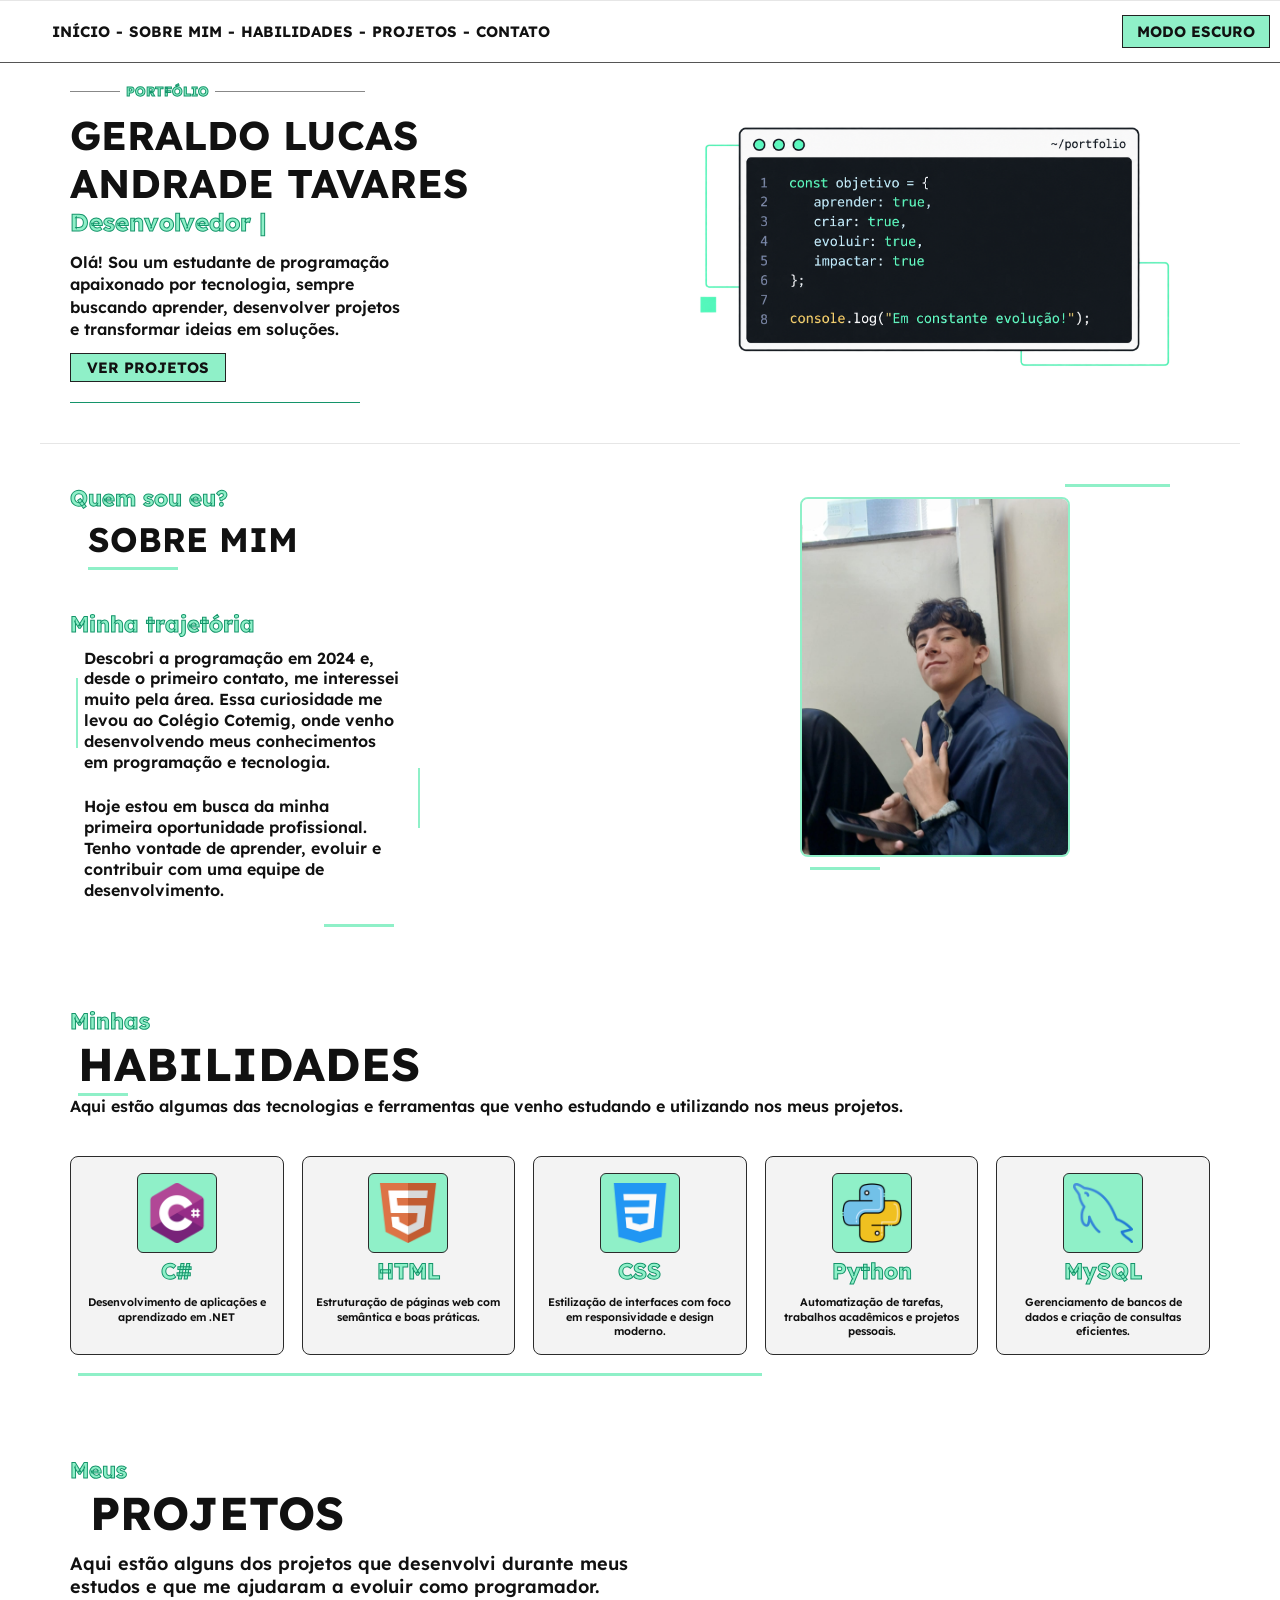
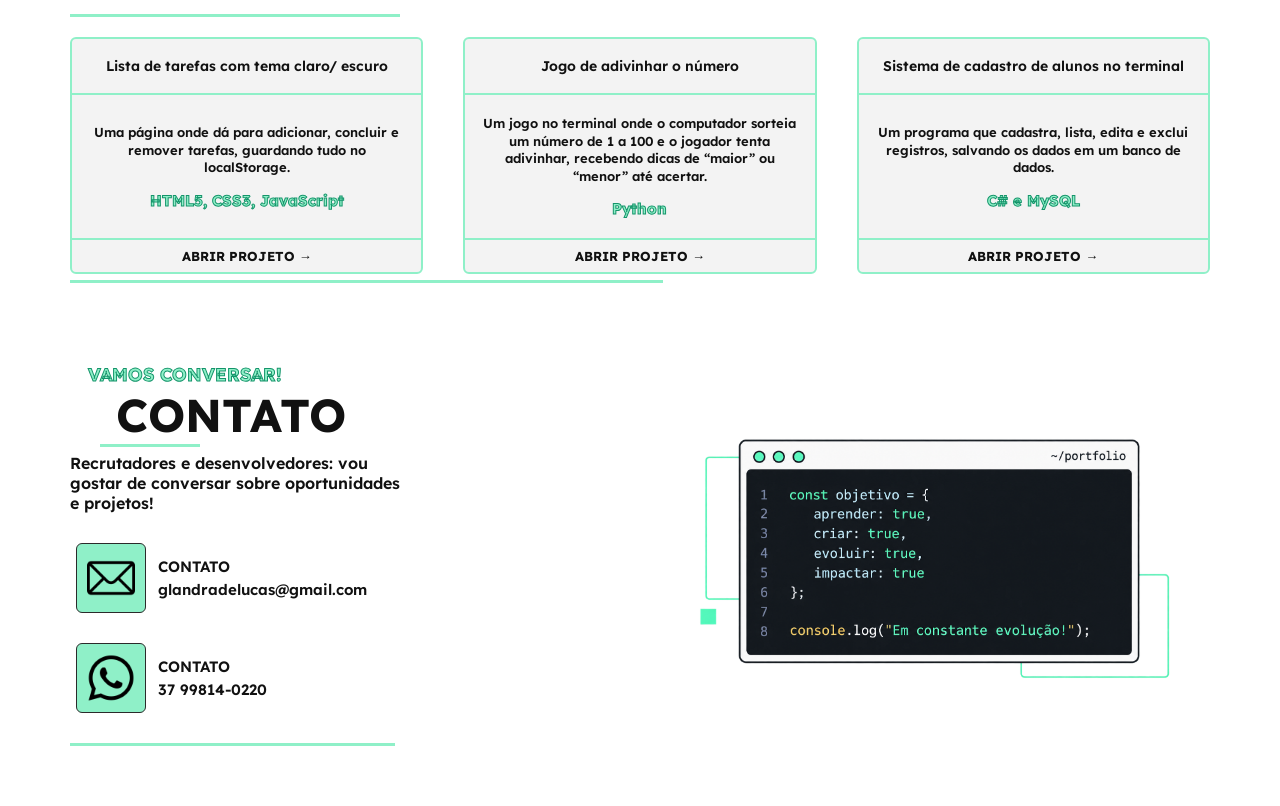
<file: index.html>
<!DOCTYPE html>
<html lang="pt-BR">
<head>
    <meta charset="UTF-8">
    <meta name="viewport" content="width=device-width, initial-scale=1.0">
    <title>Geraldo Lucas | Portfólio</title>

    <!-- Fontes do Google -->
    <link rel="preconnect" href="https://fonts.googleapis.com">
    <link rel="preconnect" href="https://fonts.gstatic.com" crossorigin>
    <link href="https://fonts.googleapis.com/css2?family=Lexend:wght@400;500;600;700;800&family=JetBrains+Mono:wght@400;500&display=swap" rel="stylesheet">

    <link rel="stylesheet" href="style.css">
</head>
<body>


    <header class="cabecalho">
        <nav class="menu">
            <a href="#inicio" class="link-menu">INÍCIO</a>
            <span>-</span>
            <a href="#sobre" class="link-menu">SOBRE MIM</a>
            <span>-</span>
            <a href="#habilidades" class="link-menu">HABILIDADES</a>
            <span>-</span>
            <a href="#projetos" class="link-menu">PROJETOS</a>
            <span>-</span>
            <a href="#contato" class="link-menu">CONTATO</a>
        </nav>

        <button class="botao-tema" id="botaoTema">MODO ESCURO</button>
    </header>

    <main>


        <section class="inicio" id="inicio">
            <div class="inicio-texto">
                <div class="etiqueta-portfolio">
                    <span class="linha-etiqueta"></span>
                    <span class="texto-contorno pequeno">PORTFÓLIO</span>
                    <span class="linha-etiqueta longa"></span>
                </div>

                <h1 class="nome">GERALDO LUCAS<br>ANDRADE TAVARES</h1>

                <h2 class="texto-contorno subtitulo">
                    <span id="textoDigitado"></span><span class="cursor">|</span>
                </h2>

                <p class="apresentacao">
                    Olá! Sou um estudante de programação apaixonado por tecnologia,
                    sempre buscando aprender, desenvolver projetos e transformar
                    ideias em soluções.
                </p>

                <a href="#projetos" class="botao-verde">VER PROJETOS</a>

                <span class="linha-verde linha-inicio"></span>
            </div>

            <!-- Imagem da janela de código -->
            <div class="area-codigo">
                <img src="img/image.png" alt="Janela de código com o objetivo do portfólio">
            </div>
        </section>

 
        <section class="sobre aparecer" id="sobre">
            <div class="sobre-texto">
                <p class="texto-contorno rotulo">Quem sou eu?</p>
                <h2 class="titulo-secao">SOBRE MIM</h2>
                <span class="linha-verde linha-titulo"></span>

                <p class="texto-contorno rotulo trajetoria">Minha trajetória</p>

                <div class="paragrafos">
                    <span class="barra-lateral barra-1"></span>
                    <p>
                        Descobri a programação em 2024 e, desde o primeiro contato,
                        me interessei muito pela área. Essa curiosidade me levou ao
                        Colégio Cotemig, onde venho desenvolvendo meus conhecimentos
                        em programação e tecnologia.
                    </p>
                    <p>
                        Hoje estou em busca da minha primeira oportunidade profissional.
                        Tenho vontade de aprender, evoluir e contribuir com uma equipe
                        de desenvolvimento.
                    </p>
                    <span class="barra-lateral barra-2"></span>
                    <span class="linha-verde linha-paragrafo"></span>
                </div>
            </div>

            <div class="sobre-foto">
                <span class="linha-verde linha-foto-cima"></span>
                <img src="img/Foto.jpeg" alt="Foto de Geraldo Lucas">
                <span class="linha-verde linha-foto-baixo"></span>
            </div>
        </section>


        <section class="habilidades aparecer" id="habilidades">
            <p class="texto-contorno rotulo">Minhas</p>
            <h2 class="titulo-secao grande">HABILIDADES</h2>
            <span class="linha-verde linha-titulo curta"></span>

         
                Aqui estão algumas das tecnologias e ferramentas que venho
                estudando e utilizando nos meus projetos.
            </p>

            <div class="lista-habilidades">
                <div class="card-habilidade">
                    <div class="caixa-icone">
                        <img src="img/c-sharp.png" alt="Logo C#">
                    </div>
                    <h3 class="texto-contorno">C#</h3>
                    <p>Desenvolvimento de aplicações e aprendizado em .NET</p>
                </div>

                <div class="card-habilidade">
                    <div class="caixa-icone">
                        <img src="img/text.png" alt="Logo HTML">
                    </div>
                    <h3 class="texto-contorno">HTML</h3>
                    <p>Estruturação de páginas web com semântica e boas práticas.</p>
                </div>

                <div class="card-habilidade">
                    <div class="caixa-icone">
                        <img src="img/css-3.png" alt="Logo CSS">
                    </div>
                    <h3 class="texto-contorno">CSS</h3>
                    <p>Estilização de interfaces com foco em responsividade e design moderno.</p>
                </div>

                <div class="card-habilidade">
                    <div class="caixa-icone">
                        <img src="img/python.png" alt="Logo Python">
                    </div>
                    <h3 class="texto-contorno">Python</h3>
                    <p>Automatização de tarefas, trabalhos acadêmicos e projetos pessoais.</p>
                </div>

                <div class="card-habilidade">
                    <div class="caixa-icone">
                        <img src="img/programing.png" alt="Logo MySQL">
                    </div>
                    <h3 class="texto-contorno">MySQL</h3>
                    <p>Gerenciamento de bancos de dados e criação de consultas eficientes.</p>
                </div>
            </div>

            <span class="linha-verde linha-habilidades"></span>
        </section>

 
        <section class="projetos aparecer" id="projetos">
            <p class="texto-contorno rotulo">Meus</p>
            <h2 class="titulo-secao grande recuo">PROJETOS</h2>

            <p class="descricao-secao">
                Aqui estão alguns dos projetos que desenvolvi durante meus
                estudos e que me ajudaram a evoluir como programador.
            </p>
            <span class="linha-verde linha-projetos-cima"></span>

          
            <div class="lista-projetos">
                <a href="projetos/lista-de-tarefas/index.html" target="_blank" class="card-projeto">
                    <h3>Lista de tarefas com tema claro/ escuro</h3>
                    <div class="conteudo-projeto">
                        <p>Uma página onde dá para adicionar, concluir e remover tarefas, guardando tudo no localStorage.</p>
                        <span class="texto-contorno tecnologias">HTML5, CSS3, JavaScript</span>
                    </div>
                    <div class="botoes-projeto">
                        <span>ABRIR PROJETO →</span>
                    </div>
                </a>

                <a href="projetos/jogo-adivinhar-numero/index.html" target="_blank" class="card-projeto">
                    <h3>Jogo de adivinhar o número</h3>
                    <div class="conteudo-projeto">
                        <p>Um jogo no terminal onde o computador sorteia um número de 1 a 100 e o jogador tenta adivinhar, recebendo dicas de “maior” ou “menor” até acertar.</p>
                        <span class="texto-contorno tecnologias">Python</span>
                    </div>
                    <div class="botoes-projeto">
                        <span>ABRIR PROJETO →</span>
                    </div>
                </a>

                <a href="projetos/cadastro-alunos/index.html" target="_blank" class="card-projeto">
                    <h3>Sistema de cadastro de alunos no terminal</h3>
                    <div class="conteudo-projeto">
                        <p>Um programa que cadastra, lista, edita e exclui registros, salvando os dados em um banco de dados.</p>
                        <span class="texto-contorno tecnologias">C# e MySQL</span>
                    </div>
                    <div class="botoes-projeto">
                        <span>ABRIR PROJETO →</span>
                    </div>
                </a>
            </div>

            <span class="linha-verde linha-projetos-baixo"></span>
        </section>


        <section class="contato aparecer" id="contato">
            <div class="contato-texto">
                <p class="texto-contorno rotulo conversar">VAMOS CONVERSAR!</p>
                <h2 class="titulo-secao grande">CONTATO</h2>
                <span class="linha-verde linha-titulo"></span>

                <p class="descricao-contato">
                    Recrutadores e desenvolvedores: vou gostar de conversar
                    sobre oportunidades e projetos!
                </p>

                <div class="item-contato" data-copiar="glandradelucas@gmail.com">
                    <div class="caixa-icone pequena">
                        <img src="img/mail.png" alt="Ícone de e-mail">
                    </div>
                    <div>
                        <p class="titulo-contato">CONTATO</p>
                        <p>glandradelucas@gmail.com</p>
                    </div>
                </div>

                <div class="item-contato" data-copiar="37 99814-0220">
                    <div class="caixa-icone pequena">
                        <img src="img/whatsapp_1.png" alt="Ícone do WhatsApp">
                    </div>
                    <div>
                        <p class="titulo-contato">CONTATO</p>
                        <p>37 99814-0220</p>
                    </div>
                </div>

                <span class="linha-verde linha-contato"></span>
            </div>

            <!-- Imagem da janela de código (repetida) -->
            <div class="area-codigo">
                <img src="img/image.png" alt="Janela de código com o objetivo do portfólio">
            </div>
        </section>

    </main>


    <div class="aviso" id="aviso">Copiado!</div>


    <a href="#inicio" class="botao-topo" id="botaoTopo">↑</a>

    <script src="script.js"></script>
</body>
</html>
</file>
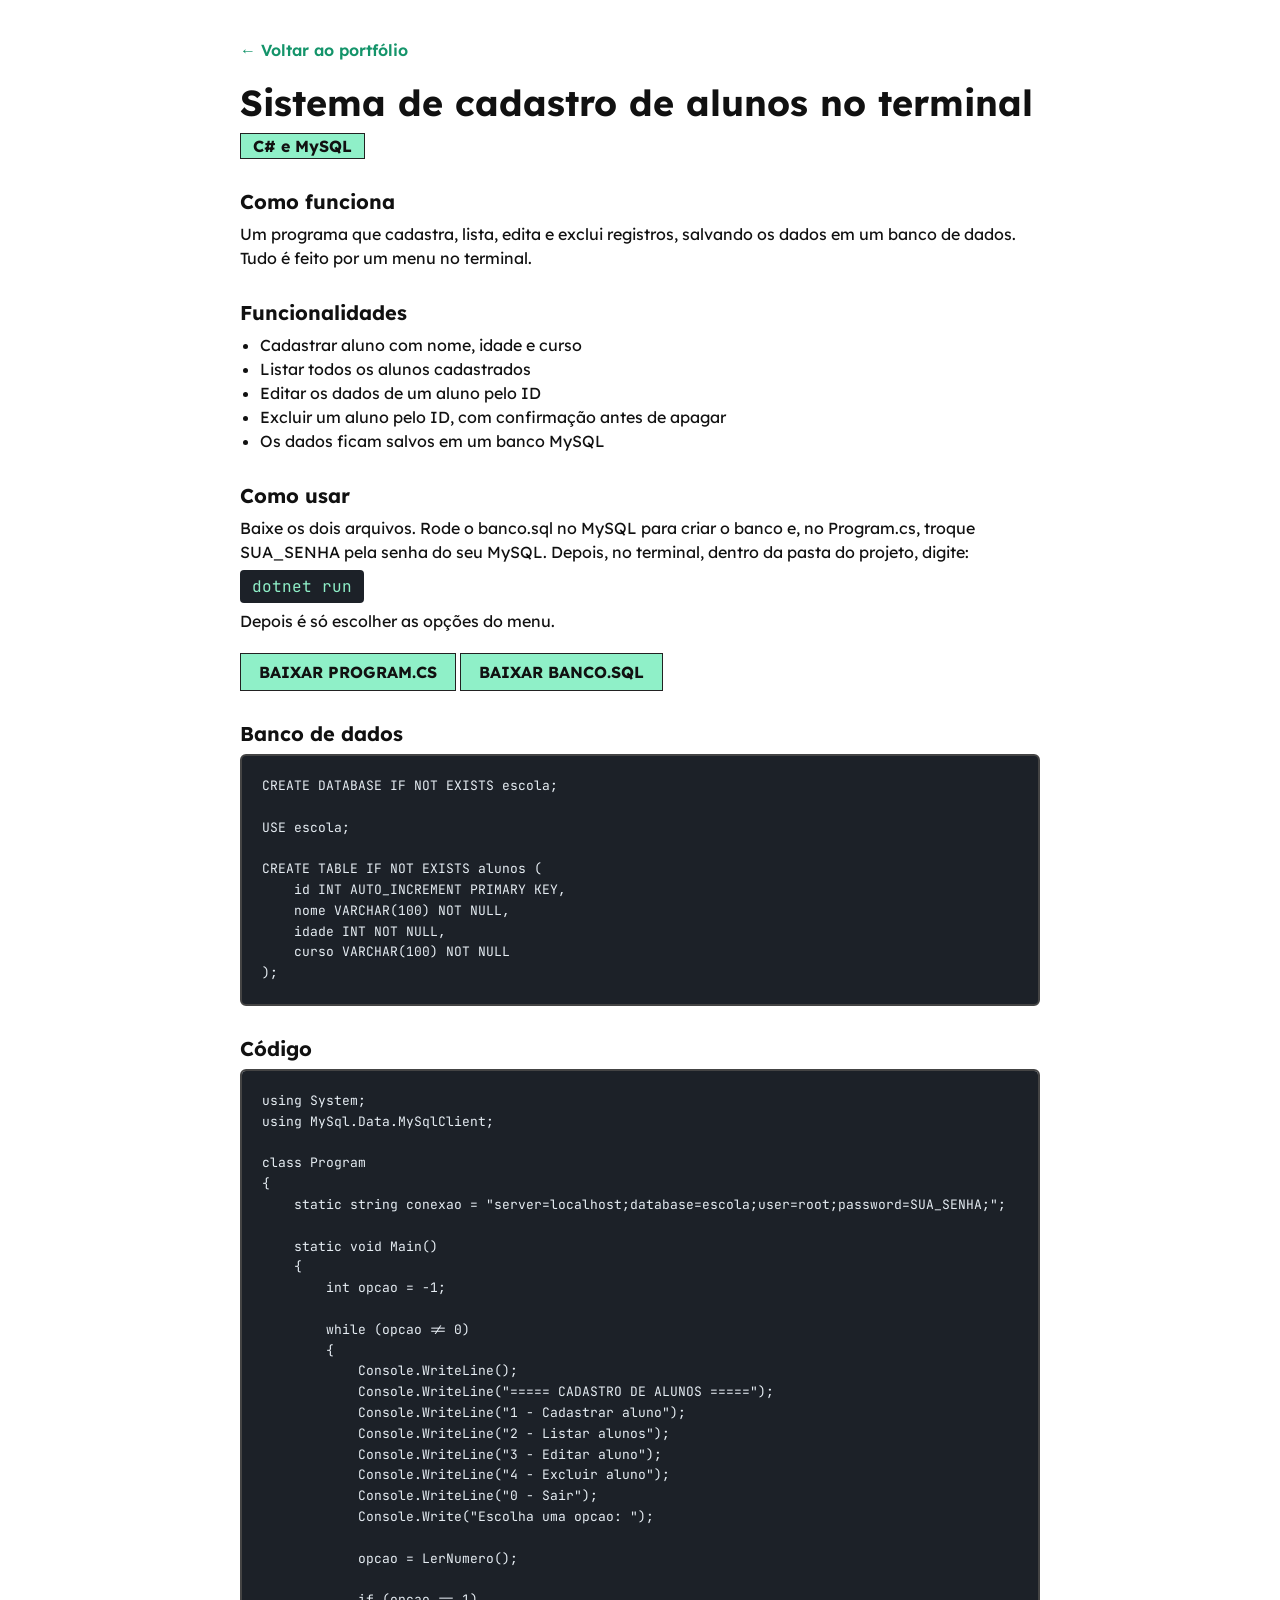
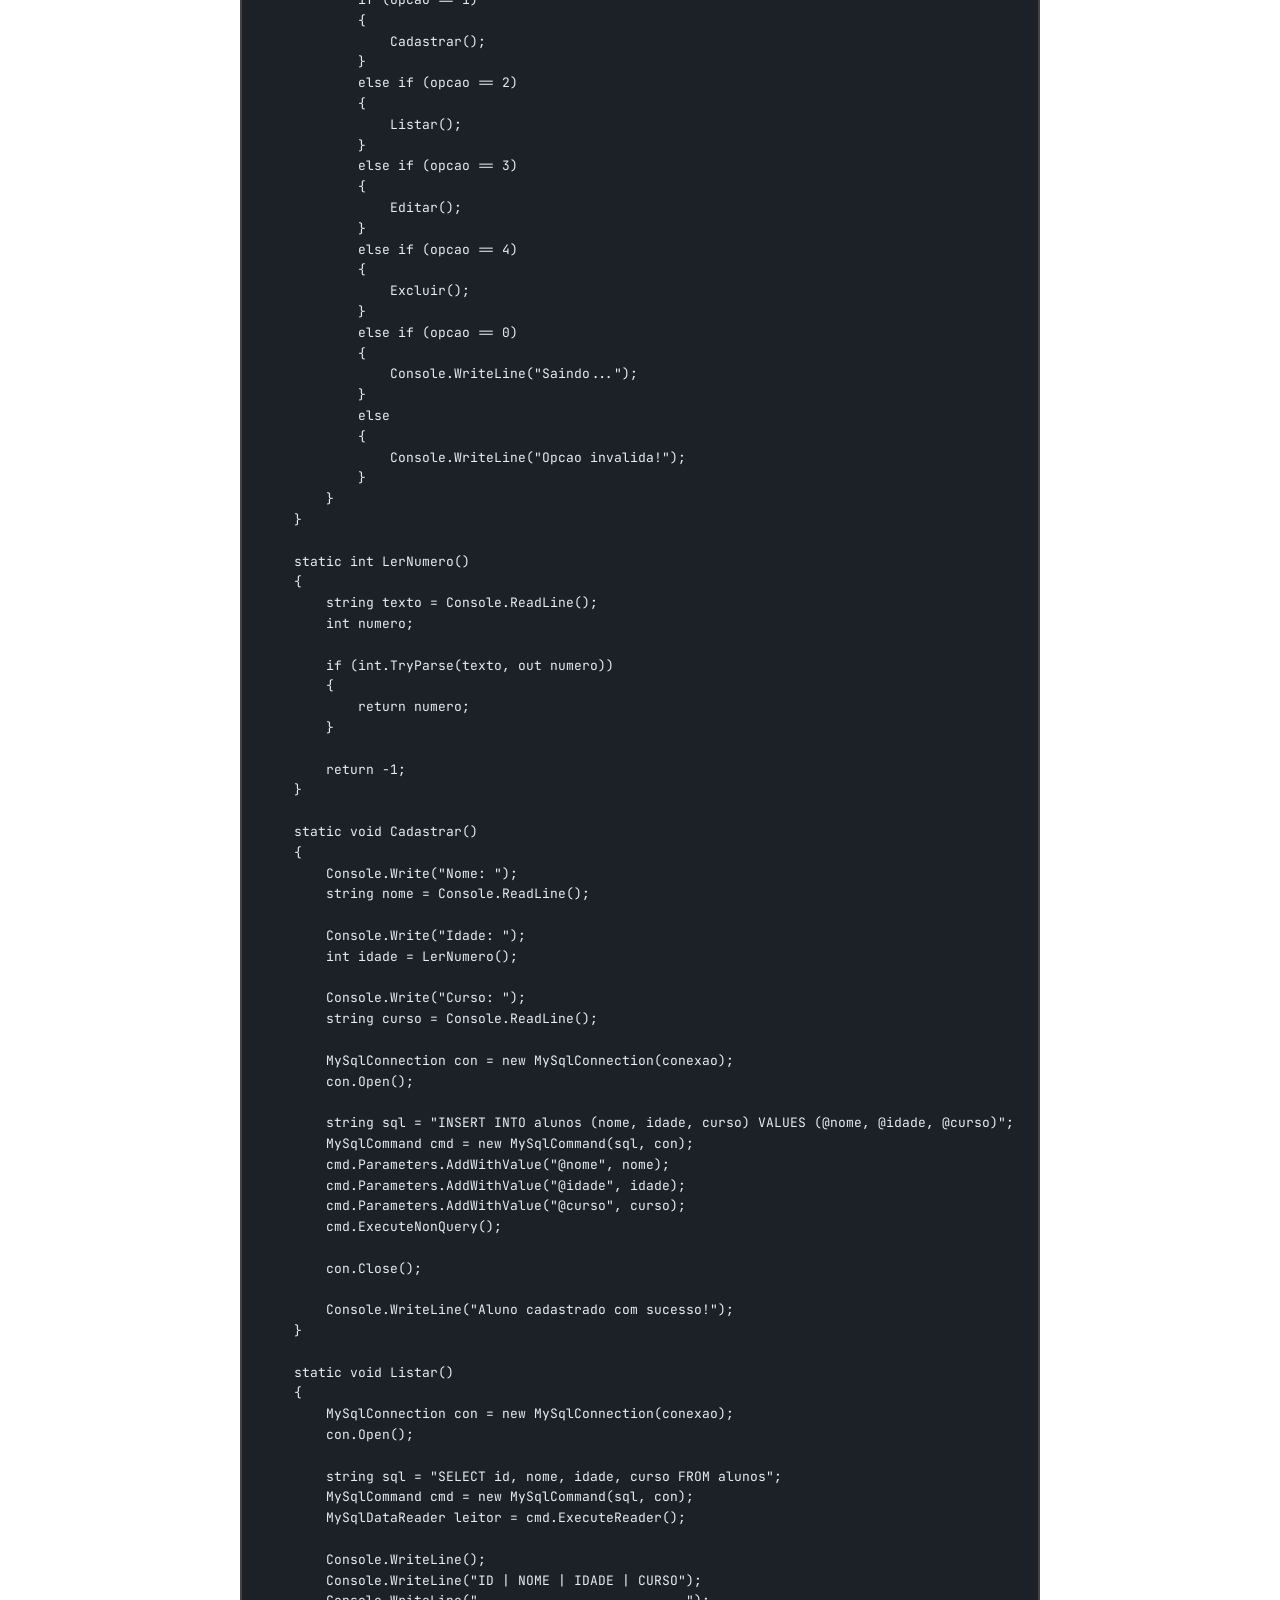
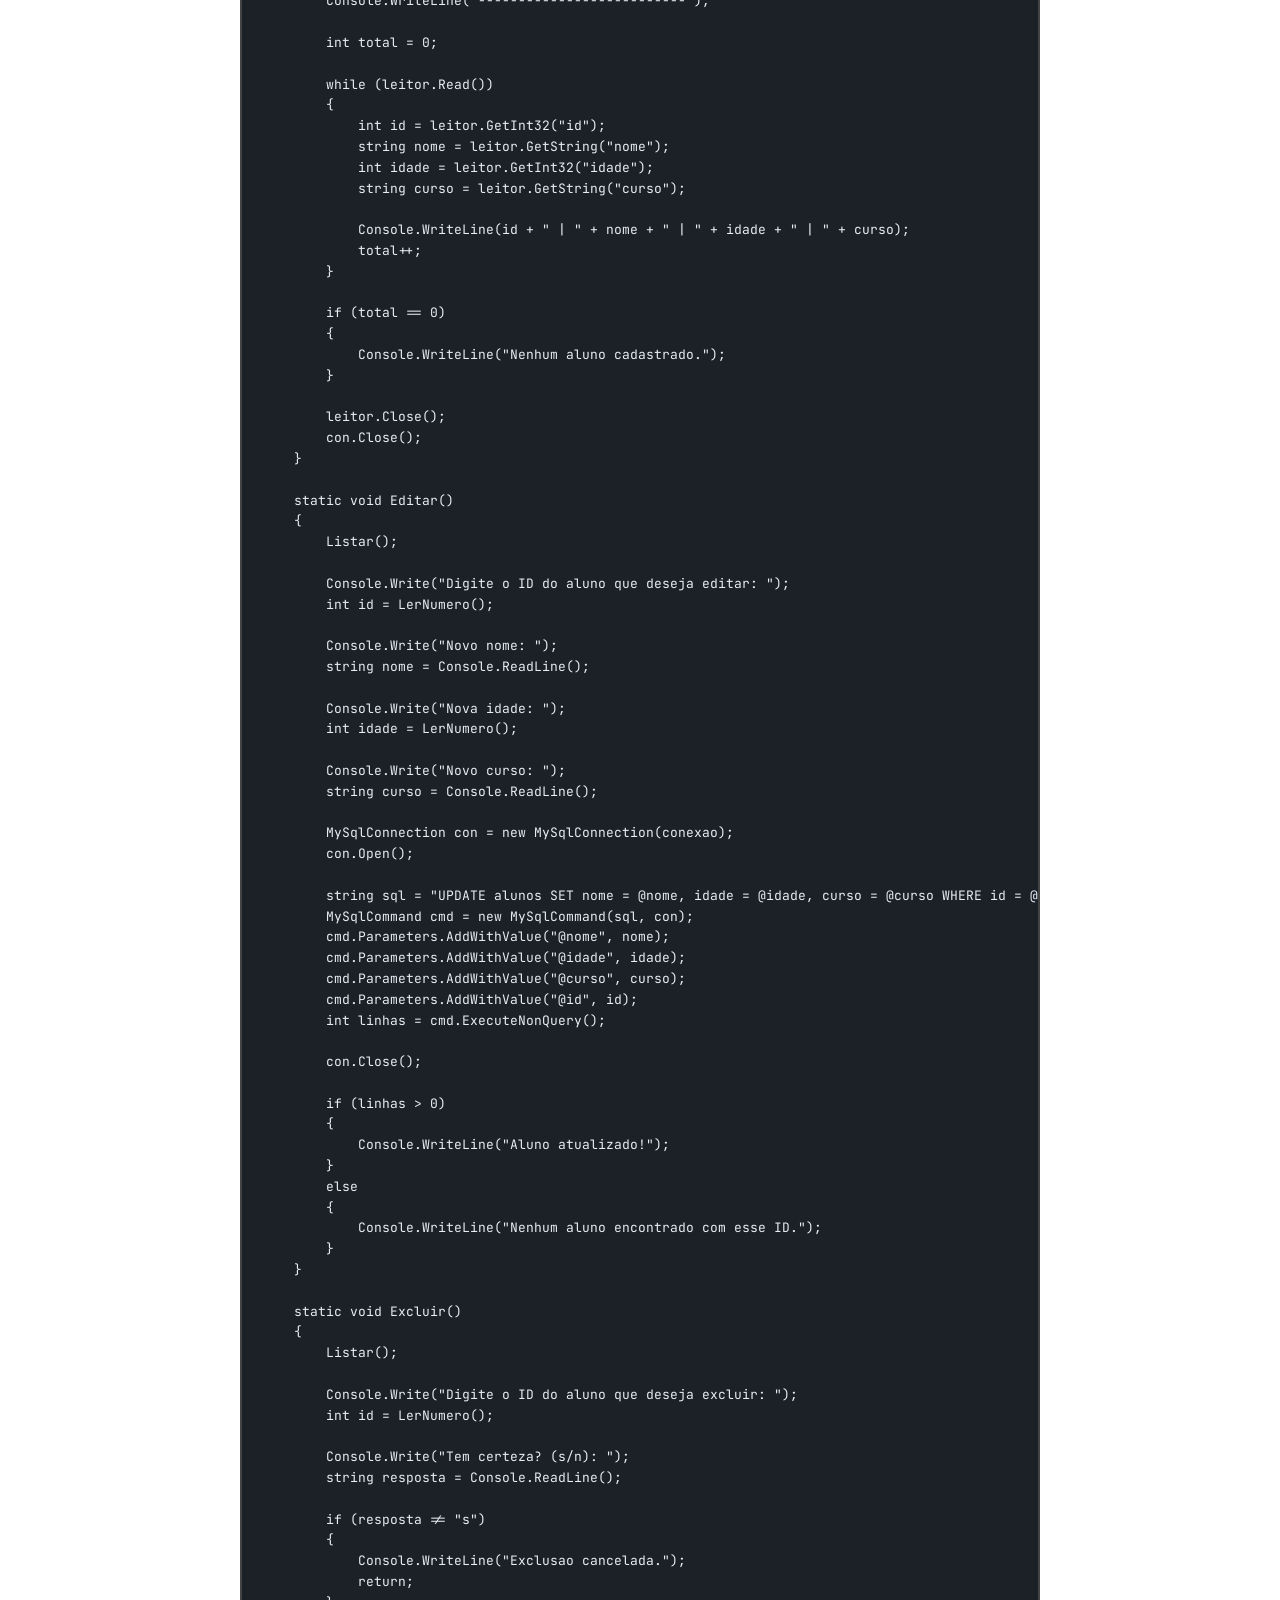
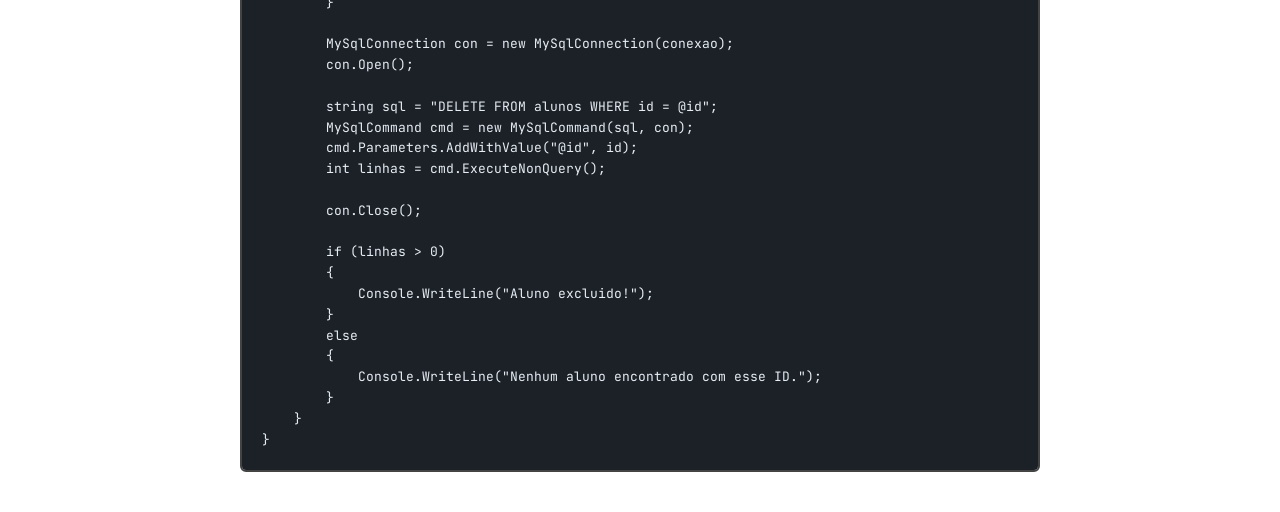
<file: projetos/cadastro-alunos/index.html>
<!DOCTYPE html>
<html lang="pt-BR">
<head>
    <meta charset="UTF-8">
    <meta name="viewport" content="width=device-width, initial-scale=1.0">
    <title>Sistema de Cadastro de Alunos</title>
    <link href="https://fonts.googleapis.com/css2?family=Lexend:wght@400;600;700&family=JetBrains+Mono&display=swap" rel="stylesheet">
    <style>
        * { margin: 0; padding: 0; box-sizing: border-box; }

        body {
            font-family: 'Lexend', sans-serif;
            background-color: #ffffff;
            color: #111111;
            padding: 40px 20px;
        }

        .container {
            max-width: 800px;
            margin: 0 auto;
        }

        .voltar {
            color: #14946a;
            text-decoration: none;
            font-weight: 600;
        }

        h1 {
            font-size: 36px;
            margin-top: 20px;
        }

        .tag {
            display: inline-block;
            margin-top: 8px;
            background-color: #8ff0c8;
            border: 1px solid #222;
            padding: 2px 12px;
            font-weight: 700;
        }

        h2 {
            font-size: 20px;
            margin-top: 30px;
            margin-bottom: 8px;
        }

        p, li {
            line-height: 1.5;
        }

        ul {
            padding-left: 20px;
        }

        .comando {
            display: inline-block;
            background-color: #1c2128;
            color: #8ff0c8;
            font-family: 'JetBrains Mono', monospace;
            padding: 6px 12px;
            border-radius: 4px;
            margin: 6px 0;
        }

        .botao {
            display: inline-block;
            margin-top: 20px;
            background-color: #8ff0c8;
            color: #111;
            border: 1px solid #222;
            padding: 8px 18px;
            font-weight: 700;
            text-decoration: none;
        }

        .botao:hover {
            background-color: #6fe0b2;
        }

        pre {
            background-color: #1c2128;
            color: #e6edf3;
            font-family: 'JetBrains Mono', monospace;
            font-size: 13px;
            line-height: 1.6;
            padding: 20px;
            border-radius: 6px;
            border: 2px solid #444;
            overflow-x: auto;
        }
    </style>
</head>
<body>
    <div class="container">
        <a href="../../index.html#projetos" class="voltar">← Voltar ao portfólio</a>

        <h1>Sistema de cadastro de alunos no terminal</h1>
        <span class="tag">C# e MySQL</span>

        <h2>Como funciona</h2>
        <p>
            Um programa que cadastra, lista, edita e exclui registros, salvando os
            dados em um banco de dados. Tudo é feito por um menu no terminal.
        </p>

        <h2>Funcionalidades</h2>
        <ul>
            <li>Cadastrar aluno com nome, idade e curso</li>
            <li>Listar todos os alunos cadastrados</li>
            <li>Editar os dados de um aluno pelo ID</li>
            <li>Excluir um aluno pelo ID, com confirmação antes de apagar</li>
            <li>Os dados ficam salvos em um banco MySQL</li>
        </ul>

        <h2>Como usar</h2>
        <p>Baixe os dois arquivos. Rode o banco.sql no MySQL para criar o banco e, no Program.cs, troque SUA_SENHA pela senha do seu MySQL. Depois, no terminal, dentro da pasta do projeto, digite:</p>
        <span class="comando">dotnet run</span>
        <p>Depois é só escolher as opções do menu.</p>

        <a href="Program.cs" download class="botao">BAIXAR PROGRAM.CS</a>
        <a href="banco.sql" download class="botao">BAIXAR BANCO.SQL</a>

        <h2>Banco de dados</h2>
        <pre>CREATE DATABASE IF NOT EXISTS escola;

USE escola;

CREATE TABLE IF NOT EXISTS alunos (
    id INT AUTO_INCREMENT PRIMARY KEY,
    nome VARCHAR(100) NOT NULL,
    idade INT NOT NULL,
    curso VARCHAR(100) NOT NULL
);</pre>

        <h2>Código</h2>
        <pre>using System;
using MySql.Data.MySqlClient;

class Program
{
    static string conexao = "server=localhost;database=escola;user=root;password=SUA_SENHA;";

    static void Main()
    {
        int opcao = -1;

        while (opcao != 0)
        {
            Console.WriteLine();
            Console.WriteLine("===== CADASTRO DE ALUNOS =====");
            Console.WriteLine("1 - Cadastrar aluno");
            Console.WriteLine("2 - Listar alunos");
            Console.WriteLine("3 - Editar aluno");
            Console.WriteLine("4 - Excluir aluno");
            Console.WriteLine("0 - Sair");
            Console.Write("Escolha uma opcao: ");

            opcao = LerNumero();

            if (opcao == 1)
            {
                Cadastrar();
            }
            else if (opcao == 2)
            {
                Listar();
            }
            else if (opcao == 3)
            {
                Editar();
            }
            else if (opcao == 4)
            {
                Excluir();
            }
            else if (opcao == 0)
            {
                Console.WriteLine("Saindo...");
            }
            else
            {
                Console.WriteLine("Opcao invalida!");
            }
        }
    }

    static int LerNumero()
    {
        string texto = Console.ReadLine();
        int numero;

        if (int.TryParse(texto, out numero))
        {
            return numero;
        }

        return -1;
    }

    static void Cadastrar()
    {
        Console.Write("Nome: ");
        string nome = Console.ReadLine();

        Console.Write("Idade: ");
        int idade = LerNumero();

        Console.Write("Curso: ");
        string curso = Console.ReadLine();

        MySqlConnection con = new MySqlConnection(conexao);
        con.Open();

        string sql = "INSERT INTO alunos (nome, idade, curso) VALUES (@nome, @idade, @curso)";
        MySqlCommand cmd = new MySqlCommand(sql, con);
        cmd.Parameters.AddWithValue("@nome", nome);
        cmd.Parameters.AddWithValue("@idade", idade);
        cmd.Parameters.AddWithValue("@curso", curso);
        cmd.ExecuteNonQuery();

        con.Close();

        Console.WriteLine("Aluno cadastrado com sucesso!");
    }

    static void Listar()
    {
        MySqlConnection con = new MySqlConnection(conexao);
        con.Open();

        string sql = "SELECT id, nome, idade, curso FROM alunos";
        MySqlCommand cmd = new MySqlCommand(sql, con);
        MySqlDataReader leitor = cmd.ExecuteReader();

        Console.WriteLine();
        Console.WriteLine("ID | NOME | IDADE | CURSO");
        Console.WriteLine("--------------------------");

        int total = 0;

        while (leitor.Read())
        {
            int id = leitor.GetInt32("id");
            string nome = leitor.GetString("nome");
            int idade = leitor.GetInt32("idade");
            string curso = leitor.GetString("curso");

            Console.WriteLine(id + " | " + nome + " | " + idade + " | " + curso);
            total++;
        }

        if (total == 0)
        {
            Console.WriteLine("Nenhum aluno cadastrado.");
        }

        leitor.Close();
        con.Close();
    }

    static void Editar()
    {
        Listar();

        Console.Write("Digite o ID do aluno que deseja editar: ");
        int id = LerNumero();

        Console.Write("Novo nome: ");
        string nome = Console.ReadLine();

        Console.Write("Nova idade: ");
        int idade = LerNumero();

        Console.Write("Novo curso: ");
        string curso = Console.ReadLine();

        MySqlConnection con = new MySqlConnection(conexao);
        con.Open();

        string sql = "UPDATE alunos SET nome = @nome, idade = @idade, curso = @curso WHERE id = @id";
        MySqlCommand cmd = new MySqlCommand(sql, con);
        cmd.Parameters.AddWithValue("@nome", nome);
        cmd.Parameters.AddWithValue("@idade", idade);
        cmd.Parameters.AddWithValue("@curso", curso);
        cmd.Parameters.AddWithValue("@id", id);
        int linhas = cmd.ExecuteNonQuery();

        con.Close();

        if (linhas &gt; 0)
        {
            Console.WriteLine("Aluno atualizado!");
        }
        else
        {
            Console.WriteLine("Nenhum aluno encontrado com esse ID.");
        }
    }

    static void Excluir()
    {
        Listar();

        Console.Write("Digite o ID do aluno que deseja excluir: ");
        int id = LerNumero();

        Console.Write("Tem certeza? (s/n): ");
        string resposta = Console.ReadLine();

        if (resposta != "s")
        {
            Console.WriteLine("Exclusao cancelada.");
            return;
        }

        MySqlConnection con = new MySqlConnection(conexao);
        con.Open();

        string sql = "DELETE FROM alunos WHERE id = @id";
        MySqlCommand cmd = new MySqlCommand(sql, con);
        cmd.Parameters.AddWithValue("@id", id);
        int linhas = cmd.ExecuteNonQuery();

        con.Close();

        if (linhas &gt; 0)
        {
            Console.WriteLine("Aluno excluido!");
        }
        else
        {
            Console.WriteLine("Nenhum aluno encontrado com esse ID.");
        }
    }
}</pre>
    </div>
</body>
</html>
</file>
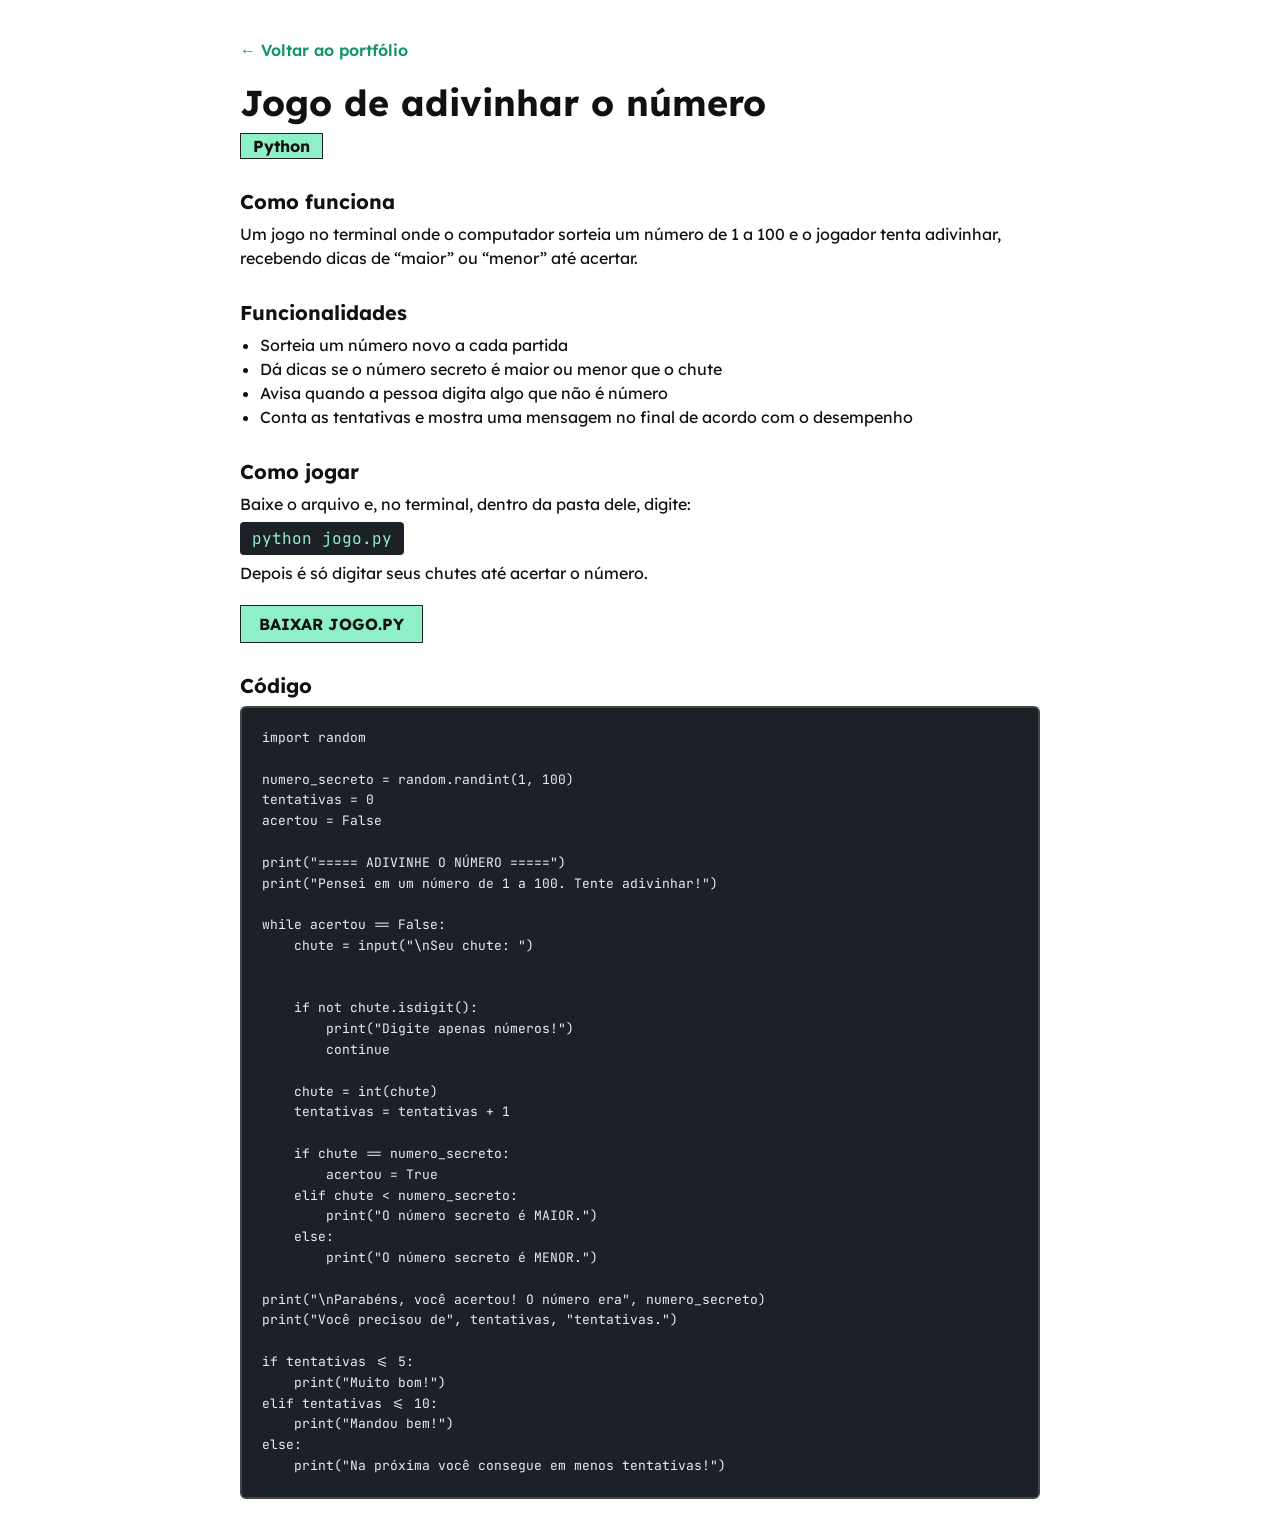
<file: projetos/jogo-adivinhar-numero/index.html>
<!DOCTYPE html>
<html lang="pt-BR">
<head>
    <meta charset="UTF-8">
    <meta name="viewport" content="width=device-width, initial-scale=1.0">
    <title>Jogo de Adivinhar o Número</title>
    <link href="https://fonts.googleapis.com/css2?family=Lexend:wght@400;600;700&family=JetBrains+Mono&display=swap" rel="stylesheet">
    <style>
        * { margin: 0; padding: 0; box-sizing: border-box; }

        body {
            font-family: 'Lexend', sans-serif;
            background-color: #ffffff;
            color: #111111;
            padding: 40px 20px;
        }

        .container {
            max-width: 800px;
            margin: 0 auto;
        }

        .voltar {
            color: #14946a;
            text-decoration: none;
            font-weight: 600;
        }

        h1 {
            font-size: 36px;
            margin-top: 20px;
        }

        .tag {
            display: inline-block;
            margin-top: 8px;
            background-color: #8ff0c8;
            border: 1px solid #222;
            padding: 2px 12px;
            font-weight: 700;
        }

        h2 {
            font-size: 20px;
            margin-top: 30px;
            margin-bottom: 8px;
        }

        p, li {
            line-height: 1.5;
        }

        ul {
            padding-left: 20px;
        }

        .comando {
            display: inline-block;
            background-color: #1c2128;
            color: #8ff0c8;
            font-family: 'JetBrains Mono', monospace;
            padding: 6px 12px;
            border-radius: 4px;
            margin: 6px 0;
        }

        .botao {
            display: inline-block;
            margin-top: 20px;
            background-color: #8ff0c8;
            color: #111;
            border: 1px solid #222;
            padding: 8px 18px;
            font-weight: 700;
            text-decoration: none;
        }

        .botao:hover {
            background-color: #6fe0b2;
        }

        pre {
            background-color: #1c2128;
            color: #e6edf3;
            font-family: 'JetBrains Mono', monospace;
            font-size: 13px;
            line-height: 1.6;
            padding: 20px;
            border-radius: 6px;
            border: 2px solid #444;
            overflow-x: auto;
        }
    </style>
</head>
<body>
    <div class="container">
        <a href="../../index.html#projetos" class="voltar">← Voltar ao portfólio</a>

        <h1>Jogo de adivinhar o número</h1>
        <span class="tag">Python</span>

        <h2>Como funciona</h2>
        <p>
            Um jogo no terminal onde o computador sorteia um número de 1 a 100 e o
            jogador tenta adivinhar, recebendo dicas de “maior” ou “menor” até acertar.
        </p>

        <h2>Funcionalidades</h2>
        <ul>
            <li>Sorteia um número novo a cada partida</li>
            <li>Dá dicas se o número secreto é maior ou menor que o chute</li>
            <li>Avisa quando a pessoa digita algo que não é número</li>
            <li>Conta as tentativas e mostra uma mensagem no final de acordo com o desempenho</li>
        </ul>

        <h2>Como jogar</h2>
        <p>Baixe o arquivo e, no terminal, dentro da pasta dele, digite:</p>
        <span class="comando">python jogo.py</span>
        <p>Depois é só digitar seus chutes até acertar o número.</p>

        <a href="jogo.py" download class="botao">BAIXAR JOGO.PY</a>

        <h2>Código</h2>
        <pre>import random

numero_secreto = random.randint(1, 100)
tentativas = 0
acertou = False

print(&quot;===== ADIVINHE O NÚMERO =====&quot;)
print(&quot;Pensei em um número de 1 a 100. Tente adivinhar!&quot;)

while acertou == False:
    chute = input(&quot;\nSeu chute: &quot;)

 
    if not chute.isdigit():
        print(&quot;Digite apenas números!&quot;)
        continue

    chute = int(chute)
    tentativas = tentativas + 1

    if chute == numero_secreto:
        acertou = True
    elif chute &lt; numero_secreto:
        print(&quot;O número secreto é MAIOR.&quot;)
    else:
        print(&quot;O número secreto é MENOR.&quot;)

print(&quot;\nParabéns, você acertou! O número era&quot;, numero_secreto)
print(&quot;Você precisou de&quot;, tentativas, &quot;tentativas.&quot;)

if tentativas &lt;= 5:
    print(&quot;Muito bom!&quot;)
elif tentativas &lt;= 10:
    print(&quot;Mandou bem!&quot;)
else:
    print(&quot;Na próxima você consegue em menos tentativas!&quot;)</pre>
    </div>
</body>
</html>
</file>
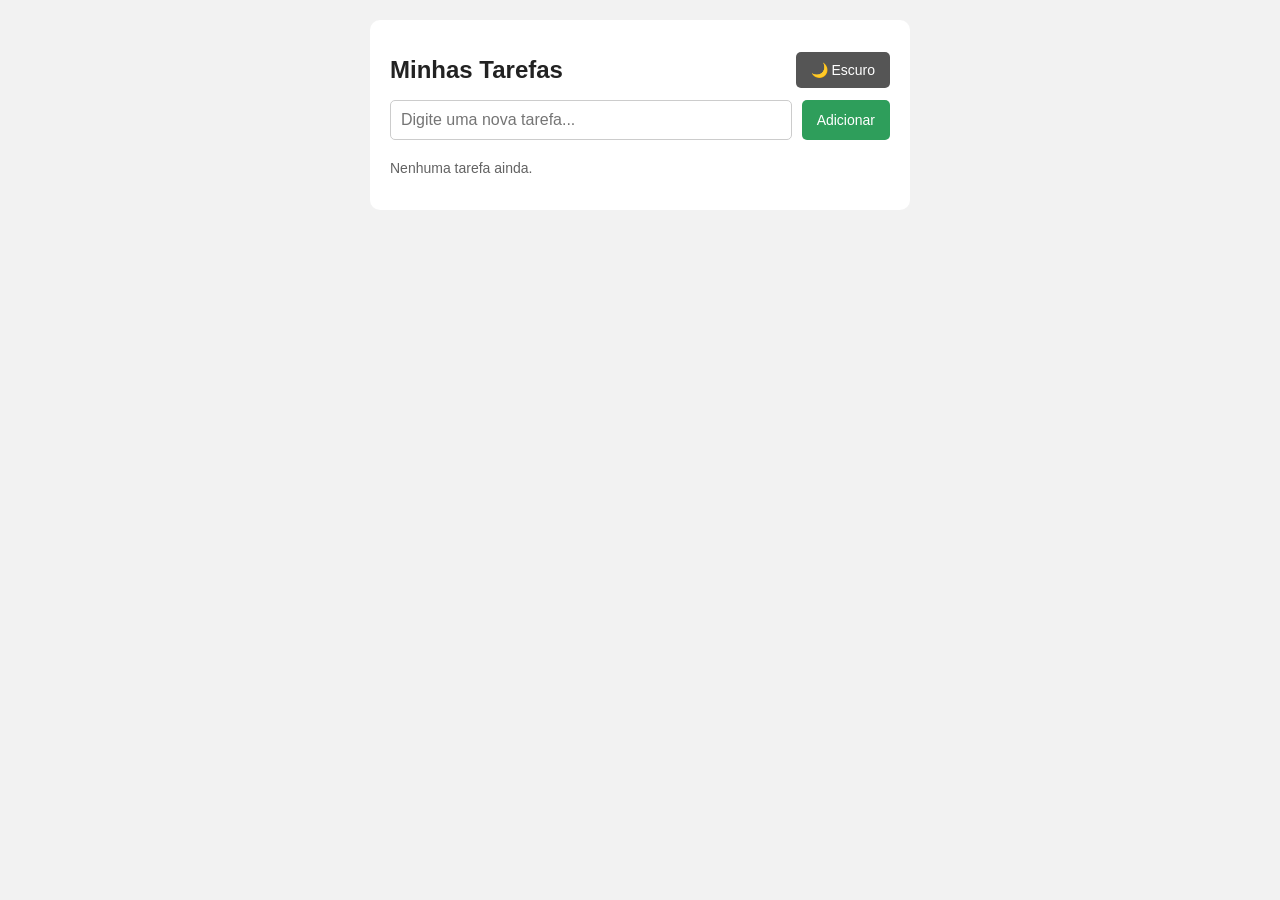
<file: projetos/lista-de-tarefas/index.html>
<!DOCTYPE html>
<html lang="pt-BR">
<head>
    <meta charset="UTF-8">
    <meta name="viewport" content="width=device-width, initial-scale=1.0">
    <title>Lista de Tarefas</title>
    <link rel="stylesheet" href="style.css">
</head>
<body>

    <div class="container">
        <div class="topo">
            <h1>Minhas Tarefas</h1>
            <button id="botaoTema">🌙 Escuro</button>
        </div>

        <div class="adicionar">
            <input type="text" id="campoTarefa" placeholder="Digite uma nova tarefa...">
            <button id="botaoAdicionar">Adicionar</button>
        </div>

        <ul id="lista"></ul>

        <p id="contador"></p>
    </div>

    <script src="script.js"></script>
</body>
</html>
</file>
<file: style.css>
/* =========================================================
   CORES DO SITE (variáveis)
   Trocando os valores aqui, muda o site inteiro.
   ========================================================= */
:root {
    --verde: #8ff0c8;          /* verde-menta dos botões e caixas */
    --verde-escuro: #14946a;   /* contorno dos textos verdes */
    --fundo: #ffffff;
    --texto: #111111;
    --borda: #2b2b2b;
    --card: #f3f3f3;
    --linha-cinza: #e6e6e6;
}

/* Cores quando o MODO ESCURO está ligado */
body.escuro {
    --fundo: #121417;
    --texto: #f2f2f2;
    --borda: #8ff0c8;
    --card: #1d2126;
    --linha-cinza: #2a2f35;
}

/* =========================================================
   BASE
   ========================================================= */
* {
    margin: 0;
    padding: 0;
    box-sizing: border-box;
}

html {
    scroll-behavior: smooth;
}

body {
    font-family: 'Lexend', sans-serif;
    font-weight: 600;
    background-color: var(--fundo);
    color: var(--texto);
    transition: background-color 0.4s, color 0.4s;
}

a {
    text-decoration: none;
    color: inherit;
}

img {
    display: block;
}

section {
    position: relative;
    max-width: 1200px;
    margin: 0 auto;
    padding: 40px 30px;
}

/* =========================================================
   PEÇAS QUE SE REPETEM
   ========================================================= */

/* Texto verde com contorno (ex: "Quem sou eu?") */
.texto-contorno {
    color: var(--verde);
    -webkit-text-stroke: 1px var(--verde-escuro);
    font-weight: 700;
}

.rotulo {
    font-size: 22px;
}

.titulo-secao {
    font-size: 34px;
    font-weight: 700;
    margin-top: 6px;
}

.titulo-secao.grande {
    font-size: 46px;
    line-height: 1;
}

.recuo {
    margin-left: 20px;
}

.descricao-secao {
    font-size: 18px;
    max-width: 620px;
    margin-top: 16px;
}

/* Linhas verdes decorativas */
.linha-verde {
    display: block;
    height: 3px;
    background-color: var(--verde);
}

.linha-titulo {
    width: 90px;
    margin-top: 6px;
}

.linha-titulo.curta {
    width: 50px;
}

/* Caixinha verde onde ficam os ícones */
.caixa-icone {
    width: 80px;
    height: 80px;
    background-color: var(--verde);
    border: 1px solid var(--borda);
    border-radius: 6px;
    display: flex;
    justify-content: center;
    align-items: center;
}

.caixa-icone img {
    width: 60px;
    height: 60px;
}

.caixa-icone.pequena {
    width: 70px;
    height: 70px;
    flex-shrink: 0;
}

.caixa-icone.pequena img {
    width: 48px;
    height: 48px;
}

/* =========================================================
   CABEÇALHO
   ========================================================= */
.cabecalho {
    position: sticky;
    top: 0;
    z-index: 10;
    background-color: var(--fundo);
    border-top: 1px solid var(--linha-cinza);
    border-bottom: 1px solid #555;
    padding: 14px 10px 14px 52px;
    display: flex;
    justify-content: space-between;
    align-items: center;
    transition: background-color 0.4s;
}

.menu {
    display: flex;
    gap: 6px;
    font-size: 15px;
    font-weight: 700;
}

.link-menu:hover {
    color: var(--verde-escuro);
}

.botao-tema {
    font-family: 'Lexend', sans-serif;
    font-size: 15px;
    font-weight: 700;
    background-color: var(--verde);
    color: #111;
    border: 1px solid #222;
    padding: 6px 14px;
    cursor: pointer;
}

/* =========================================================
   INÍCIO
   ========================================================= */
.inicio {
    display: grid;
    grid-template-columns: 1fr 1fr;
    align-items: center;
    gap: 40px;
    padding-top: 20px;
    border-bottom: 1px solid var(--linha-cinza);
}

.etiqueta-portfolio {
    display: flex;
    align-items: center;
    gap: 6px;
}

.linha-etiqueta {
    width: 50px;
    height: 1px;
    background-color: #888;
}

.linha-etiqueta.longa {
    width: 150px;
}

.texto-contorno.pequeno {
    font-size: 13px;
}

.nome {
    font-size: 40px;
    font-weight: 700;
    line-height: 1.2;
    margin-top: 12px;
}

.subtitulo {
    font-size: 24px;
    min-height: 32px;
}

/* Cursor piscando do efeito de digitação */
.cursor {
    animation: piscar 0.8s infinite;
}

@keyframes piscar {
    50% { opacity: 0; }
}

.apresentacao {
    font-size: 16px;
    max-width: 330px;
    margin-top: 12px;
    line-height: 1.4;
}

.botao-verde {
    display: inline-block;
    margin-top: 12px;
    background-color: var(--verde);
    color: #111;
    border: 1px solid #222;
    padding: 4px 16px;
    font-size: 15px;
    font-weight: 700;
}

.botao-verde:hover {
    background-color: #6fe0b2;
}

.linha-inicio {
    width: 290px;
    height: 1px;
    margin-top: 20px;
    background-color: var(--verde-escuro);
}

/* ---------- Imagem da janela de código ---------- */
.area-codigo {
    display: flex;
    justify-content: center;
}

.area-codigo img {
    width: 100%;
    max-width: 520px;
    height: auto;
}

/* =========================================================
   SOBRE MIM
   ========================================================= */
.sobre {
    display: grid;
    grid-template-columns: 1fr 1fr;
    gap: 40px;
}

.sobre .titulo-secao {
    margin-left: 18px;
}

.sobre .linha-titulo {
    margin-left: 18px;
}

.trajetoria {
    margin-top: 40px;
}

.paragrafos {
    position: relative;
    padding-left: 14px;
    margin-top: 10px;
    max-width: 330px;
}

.paragrafos p {
    font-size: 16px;
    line-height: 1.3;
    margin-bottom: 24px;
}

.barra-lateral {
    position: absolute;
    width: 2px;
    background-color: var(--verde);
}

.barra-1 {
    left: 6px;
    top: 30px;
    height: 70px;
}

.barra-2 {
    right: -20px;
    top: 120px;
    height: 60px;
}

.linha-paragrafo {
    width: 70px;
    margin-left: 240px;
}

/* ---------- Foto ---------- */
.sobre-foto {
    display: flex;
    flex-direction: column;
    align-items: center;
}

.sobre-foto img {
    width: 270px;
    height: 360px;
    object-fit: cover;
    border: 2px solid var(--verde);
    border-radius: 8px;
}

.linha-foto-cima {
    width: 105px;
    align-self: flex-end;
    margin-right: 40px;
    margin-bottom: 10px;
}

.linha-foto-baixo {
    width: 70px;
    margin-top: 10px;
    margin-right: 180px;
}

/* =========================================================
   HABILIDADES
   ========================================================= */
.habilidades .titulo-secao,
.habilidades .linha-titulo,
.habilidades .descricao-secao {
    margin-left: 8px;
}

.lista-habilidades {
    display: grid;
    grid-template-columns: repeat(5, 1fr);
    gap: 18px;
    margin-top: 40px;
}

.card-habilidade {
    background-color: var(--card);
    border: 1px solid var(--borda);
    border-radius: 8px;
    padding: 16px 10px;
    display: flex;
    flex-direction: column;
    align-items: center;
    text-align: center;
    transition: background-color 0.3s, margin 0.3s;
}

/* Card sobe um pouquinho ao passar o mouse */
.card-habilidade:hover {
    margin-top: -8px;
    margin-bottom: 8px;
}

.card-habilidade h3 {
    font-size: 22px;
    margin-top: 4px;
}

.card-habilidade p {
    font-size: 11px;
    margin-top: 10px;
    line-height: 1.3;
}

.linha-habilidades {
    width: 60%;
    margin-top: 18px;
    margin-left: 8px;
}

/* =========================================================
   PROJETOS
   ========================================================= */
.linha-projetos-cima {
    width: 330px;
    margin-top: 16px;
}

.lista-projetos {
    display: grid;
    grid-template-columns: repeat(3, 1fr);
    gap: 40px;
    max-width: 1140px;
    margin-top: 20px;
}

.card-projeto {
    cursor: pointer;
    background-color: var(--card);
    border: 2px solid var(--verde);
    border-radius: 6px;
    display: flex;
    flex-direction: column;
    text-align: center;
    transition: border-color 0.3s;
}

.card-projeto:hover {
    border-color: var(--verde-escuro);
}

.card-projeto h3 {
    font-size: 14px;
    font-weight: 600;
    padding: 8px 10px;
    border-bottom: 2px solid var(--verde);
    min-height: 56px;
    display: flex;
    align-items: center;
    justify-content: center;
}

.conteudo-projeto {
    flex: 1;
    padding: 20px 18px;
    display: flex;
    flex-direction: column;
    justify-content: center;
    gap: 14px;
}

.conteudo-projeto p {
    font-size: 13px;
    line-height: 1.35;
}

.tecnologias {
    font-size: 15px;
}

.botoes-projeto {
    display: flex;
    justify-content: center;
    align-items: center;
    border-top: 2px solid var(--verde);
    padding: 8px 0;
    font-size: 13px;
    font-weight: 700;
    transition: background-color 0.3s;
}

/* Ao passar o mouse no card, a parte de baixo fica verde */
.card-projeto:hover .botoes-projeto {
    background-color: var(--verde);
    color: #111;
}

.linha-projetos-baixo {
    width: 52%;
    margin-top: 6px;
}

/* =========================================================
   CONTATO
   ========================================================= */
.contato {
    display: grid;
    grid-template-columns: 1fr 1fr;
    align-items: center;
    gap: 40px;
    padding-bottom: 60px;
}

.conversar {
    font-size: 18px;
    margin-left: 18px;
}

.contato .titulo-secao {
    margin-left: 46px;
}

.contato .linha-titulo {
    width: 100px;
    margin-left: 30px;
}

.descricao-contato {
    font-size: 16px;
    max-width: 330px;
    margin-top: 6px;
    margin-bottom: 30px;
}

.item-contato {
    display: flex;
    align-items: center;
    gap: 12px;
    margin-bottom: 30px;
    margin-left: 6px;
    cursor: pointer;
}

.item-contato:hover .caixa-icone {
    background-color: #6fe0b2;
}

.item-contato p {
    font-size: 15px;
}

.titulo-contato {
    margin-bottom: 4px;
}

.linha-contato {
    width: 325px;
}

/* =========================================================
   EFEITOS DO JAVASCRIPT
   ========================================================= */

/* Seções começam escondidas e aparecem ao rolar a página */
.aparecer {
    opacity: 0;
    top: 40px;
    transition: opacity 0.8s, top 0.8s;
}

.aparecer.visivel {
    opacity: 1;
    top: 0;
}

/* Aviso "Copiado!" */
.aviso {
    position: fixed;
    left: 50%;
    bottom: -60px;
    margin-left: -70px;
    width: 140px;
    padding: 10px;
    text-align: center;
    background-color: var(--verde);
    color: #111;
    border: 1px solid #222;
    border-radius: 6px;
    opacity: 0;
    transition: bottom 0.4s, opacity 0.4s;
    z-index: 20;
}

.aviso.mostrar {
    bottom: 30px;
    opacity: 1;
}

/* Botão voltar ao topo */
.botao-topo {
    position: fixed;
    right: 24px;
    bottom: 24px;
    width: 46px;
    height: 46px;
    display: flex;
    justify-content: center;
    align-items: center;
    font-size: 22px;
    background-color: var(--verde);
    color: #111;
    border: 1px solid #222;
    border-radius: 50%;
    opacity: 0;
    pointer-events: none;
    transition: opacity 0.4s;
    z-index: 20;
}

.botao-topo.mostrar {
    opacity: 1;
    pointer-events: auto;
}

/* =========================================================
   CELULAR / TELAS PEQUENAS
   ========================================================= */
@media (max-width: 900px) {
    .cabecalho {
        flex-direction: column;
        gap: 10px;
        padding: 12px;
    }

    .menu {
        flex-wrap: wrap;
        justify-content: center;
        font-size: 13px;
    }

    .inicio,
    .sobre,
    .contato {
        grid-template-columns: 1fr;
    }

    .lista-habilidades {
        grid-template-columns: repeat(2, 1fr);
    }

    .lista-projetos {
        grid-template-columns: 1fr;
        gap: 24px;
    }

    .nome {
        font-size: 30px;
    }

    .linha-projetos-cima,
    .linha-contato,
    .linha-inicio {
        width: 100%;
    }
}
</file>
<file: projetos/lista-de-tarefas/style.css>
/* ===== Tema claro (padrão) ===== */
body {
    background-color: #f2f2f2;
    color: #222222;
    font-family: Arial, sans-serif;
    margin: 0;
    padding: 20px;
    transition: background-color 0.3s, color 0.3s;
}

/* ===== Tema escuro ===== */
/* Quando o body tem a classe "escuro", essas cores substituem as de cima */
body.escuro {
    background-color: #1e1e1e;
    color: #eeeeee;
}

body.escuro .container {
    background-color: #2c2c2c;
}

body.escuro input {
    background-color: #3a3a3a;
    color: #eeeeee;
    border-color: #555555;
}

body.escuro li {
    border-color: #444444;
}

/* ===== Layout ===== */
.container {
    max-width: 500px;
    margin: 0 auto;
    background-color: #ffffff;
    padding: 20px;
    border-radius: 10px;
}

.topo {
    display: flex;
    justify-content: space-between;
    align-items: center;
}

h1 {
    font-size: 24px;
}

.adicionar {
    display: flex;
    gap: 10px;
    margin-bottom: 20px;
}

input {
    flex: 1;
    padding: 10px;
    font-size: 16px;
    border: 1px solid #cccccc;
    border-radius: 5px;
}

button {
    padding: 10px 15px;
    font-size: 14px;
    border: none;
    border-radius: 5px;
    background-color: #2e9e5b;
    color: white;
    cursor: pointer;
}

button:hover {
    opacity: 0.85;
}

#botaoTema {
    background-color: #555555;
}

/* ===== Lista ===== */
ul {
    list-style: none;
    padding: 0;
}

li {
    display: flex;
    align-items: center;
    gap: 10px;
    padding: 10px 0;
    border-bottom: 1px solid #dddddd;
}

li span {
    flex: 1;
}

/* Tarefa concluída fica riscada */
li.concluida span {
    text-decoration: line-through;
    opacity: 0.5;
}

.remover {
    background-color: #d9534f;
    padding: 5px 10px;
}

#contador {
    font-size: 14px;
    opacity: 0.7;
}
</file>
